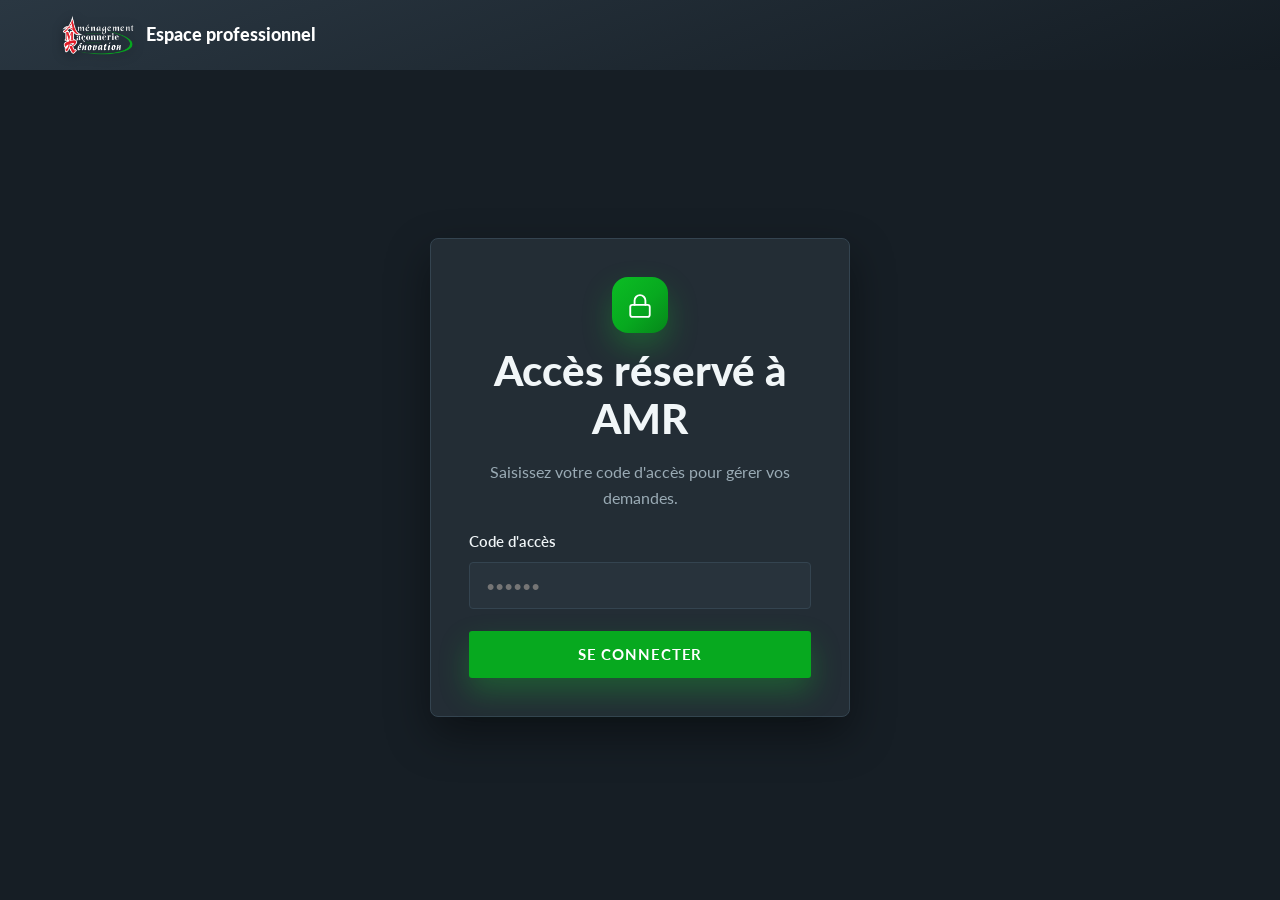
<file: admin.html>
<!DOCTYPE html>
<html lang="fr">
<head>
  <meta charset="UTF-8">
  <meta name="viewport" content="width=device-width, initial-scale=1.0">
  <title>Espace pro — AMR</title>
  <meta name="robots" content="noindex">
  <link rel="icon" href="assets/img/favicon.png">
  <link rel="stylesheet" href="assets/css/style.css">
</head>
<body class="admin-bg" data-page="admin">

  <!-- Barre supérieure -->
  <div class="admin-topbar">
    <div class="container nav">
      <div class="nav__brand">
        <img src="assets/img/logo-amr-blanc.png" alt="AMR">
        <h1>Espace professionnel</h1>
      </div>
      <button class="btn btn--ghost" id="logoutBtn" style="display:none">Déconnexion</button>
    </div>
  </div>

  <!-- Écran de connexion -->
  <section class="section" id="gate">
    <div class="container">
      <div class="form admin-gate">
        <div class="form__body">
          <div class="center" style="margin-bottom:18px">
            <div class="feature__badge" style="margin:0 auto 14px"><i data-icon="lock" data-isize="26"></i></div>
            <h2 style="margin:0">Accès réservé à AMR</h2>
            <p class="muted">Saisissez votre code d'accès pour gérer vos demandes.</p>
          </div>
          <form id="gateForm">
            <div class="field">
              <label for="pin">Code d'accès</label>
              <input id="pin" type="password" placeholder="••••••" required>
            </div>
            <div id="gateError" class="alert alert--info hidden" style="background:#fdeaea;border-color:#f5c2c2;color:#a12">Code incorrect, réessayez.</div>
            <button class="btn btn--primary btn--full" type="submit">Se connecter</button>
          </form>
        </div>
      </div>
    </div>
  </section>

  <!-- Tableau de bord -->
  <section class="section hidden" id="dash" style="padding-top:40px">
    <div class="container">

      <div class="admin-stats" id="adminStats"></div>

      <!-- Agenda / indisponibilités -->
      <div class="agenda-card">
        <h2><i data-icon="calendar" data-isize="20"></i> Agenda — mes indisponibilités</h2>
        <p class="muted mb-0" style="font-size:.9rem">Bloquez une journée entière (congés, chantier…) ou un créneau précis : ils deviennent automatiquement indisponibles à la réservation en ligne.</p>

        <form class="agenda-form" id="blockForm">
          <div class="field">
            <label for="blockDate">Date</label>
            <input type="date" id="blockDate" required>
          </div>
          <div class="field">
            <label for="blockSlot">Créneau</label>
            <select id="blockSlot"></select>
          </div>
          <div class="field">
            <label for="blockReason">Motif <span class="hint">(facultatif)</span></label>
            <input type="text" id="blockReason" placeholder="Congés, chantier en cours…">
          </div>
          <button class="btn btn--primary" type="submit"><i data-icon="lock" data-isize="17"></i> Bloquer</button>
        </form>

        <div class="block-list" id="blockList"></div>
      </div>

      <div class="admin-toolbar">
        <div class="admin-tabs" id="adminTabs">
          <button class="filter-btn is-active" data-f="all">Toutes</button>
          <button class="filter-btn" data-f="devis">Devis</button>
          <button class="filter-btn" data-f="rdv">Rendez-vous</button>
        </div>
        <button class="btn btn--outline" id="exportBtn"><i data-icon="download" data-isize="18"></i> Exporter (CSV)</button>
      </div>

      <div class="table-wrap">
        <table class="data" id="dataTable">
          <thead>
            <tr>
              <th>Réf.</th><th>Date</th><th>Type</th><th>Client</th><th>Contact</th>
              <th>Prestation</th><th>Détail</th><th>Statut</th><th></th>
            </tr>
          </thead>
          <tbody id="dataBody"></tbody>
        </table>
        <div class="admin-empty hidden" id="emptyState">Aucune demande pour le moment.</div>
      </div>

      <p class="muted" style="font-size:.82rem;margin-top:16px">
        <i data-icon="info" data-isize="15"></i>
        Démo : les demandes affichées proviennent de ce navigateur. En production, ce tableau est alimenté
        par toutes les demandes du site (chaque demande est aussi envoyée par e-mail à AMR).
      </p>
    </div>
  </section>

  <script src="assets/js/app.js"></script>
  <script src="assets/js/admin.js"></script>
</body>
</html>
</file>
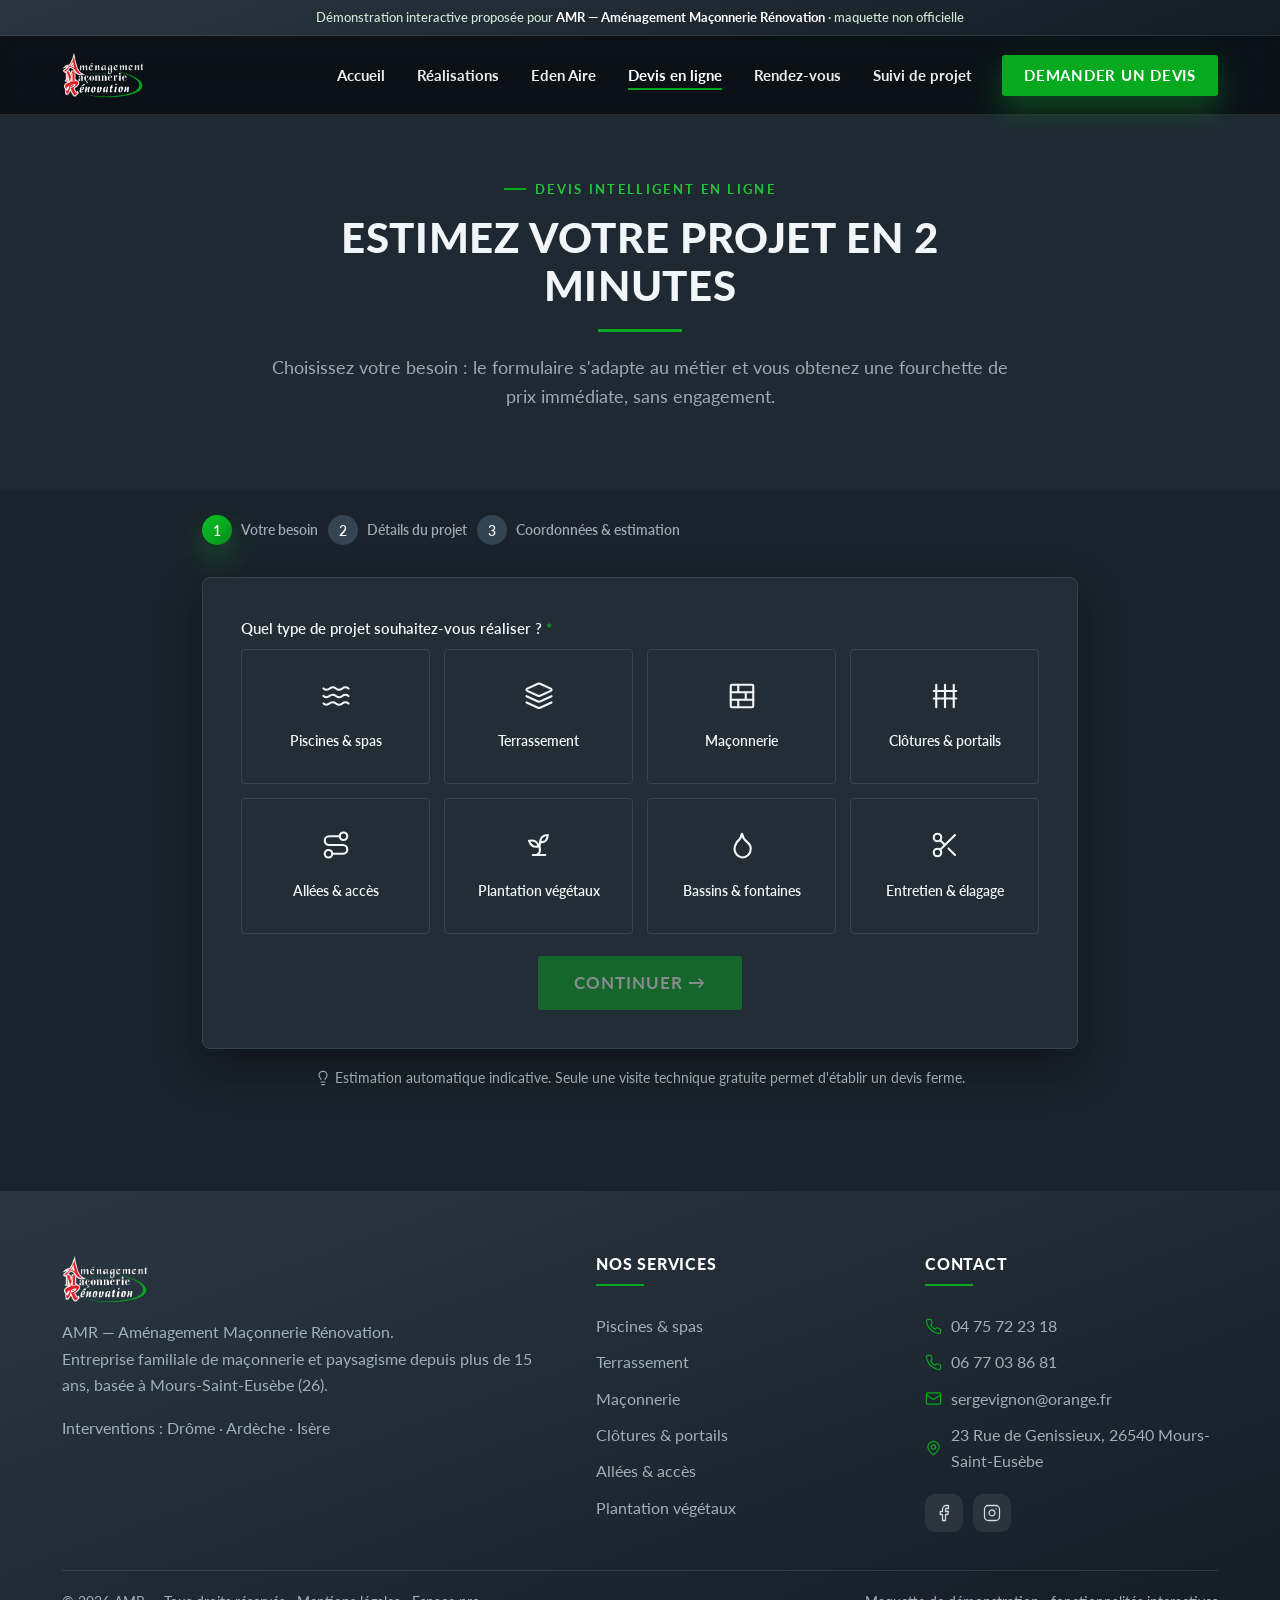
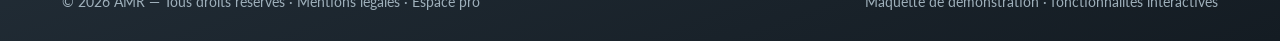
<file: devis.html>
<!DOCTYPE html>
<html lang="fr">
<head>
  <meta charset="UTF-8">
  <meta name="viewport" content="width=device-width, initial-scale=1.0">
  <title>Devis en ligne — AMR Piscines & Paysagiste (Drôme)</title>
  <meta name="description" content="Estimez votre projet en ligne : piscine, terrassement, maçonnerie, clôture, allées, plantation… Formulaire intelligent et fourchette de prix immédiate.">
  <link rel="icon" href="assets/img/favicon.png">
  <link rel="stylesheet" href="assets/css/style.css">
</head>
<body data-page="devis">
  <div id="site-header"></div>

  <section class="section section--alt section--tight">
    <div class="container">
      <div class="section-head" style="margin-bottom:24px">
        <span class="eyebrow">Devis intelligent en ligne</span>
        <h2>Estimez votre projet en 2 minutes</h2>
        <p>Choisissez votre besoin : le formulaire s'adapte au métier et vous obtenez une fourchette de prix immédiate, sans engagement.</p>
      </div>
    </div>
  </section>

  <section class="section" style="padding-top:24px">
    <div class="container" style="max-width:920px">

      <div class="stepper" id="stepper">
        <div class="stepper__item is-active" data-step="1"><span class="stepper__num">1</span> Votre besoin</div>
        <div class="stepper__item" data-step="2"><span class="stepper__num">2</span> Détails du projet</div>
        <div class="stepper__item" data-step="3"><span class="stepper__num">3</span> Coordonnées &amp; estimation</div>
      </div>

      <form class="form" id="devisForm" autocomplete="off">
        <div class="form__body">

          <!-- STEP 1 -->
          <div class="step" data-step="1">
            <div class="field">
              <label>Quel type de projet souhaitez-vous réaliser ? <span class="required">*</span></label>
              <div class="service-picker" id="servicePicker"></div>
            </div>
            <div class="center">
              <button type="button" class="btn btn--primary btn--lg" data-next disabled id="next1">Continuer →</button>
            </div>
          </div>

          <!-- STEP 2 -->
          <div class="step hidden" data-step="2">
            <div class="dyn-block">
              <h4 id="dynTitle">Détails</h4>
              <div id="dynFields"></div>
            </div>
            <div class="field">
              <label for="message">Précisions complémentaires <span class="hint">(facultatif)</span></label>
              <textarea id="message" name="message" placeholder="Décrivez votre terrain, vos contraintes, vos envies…"></textarea>
            </div>
            <div style="display:flex;justify-content:space-between;gap:12px">
              <button type="button" class="btn btn--outline" data-prev>← Retour</button>
              <button type="button" class="btn btn--primary" data-next>Voir mon estimation →</button>
            </div>
          </div>

          <!-- STEP 3 -->
          <div class="step hidden" data-step="3">
            <div class="alert alert--info" id="estimateBox">
              <div>
                <strong>Estimation indicative pour votre projet&nbsp;:</strong>
                <div id="estimateValue" style="font-size:1.6rem;font-weight:800;color:var(--green-dark);margin-top:4px">—</div>
                <div class="muted" id="estimateNote" style="font-size:.85rem;margin-top:4px"></div>
              </div>
            </div>

            <div class="field-row">
              <div class="field">
                <label for="prenom">Prénom <span class="required">*</span></label>
                <input id="prenom" name="prenom" required>
              </div>
              <div class="field">
                <label for="nom">Nom <span class="required">*</span></label>
                <input id="nom" name="nom" required>
              </div>
            </div>
            <div class="field-row">
              <div class="field">
                <label for="email">E-mail <span class="required">*</span></label>
                <input id="email" name="email" type="email" required>
              </div>
              <div class="field">
                <label for="tel">Téléphone <span class="required">*</span></label>
                <input id="tel" name="tel" type="tel" required>
              </div>
            </div>
            <div class="field-row">
              <div class="field">
                <label for="cp">Code postal <span class="required">*</span></label>
                <input id="cp" name="cp" inputmode="numeric" maxlength="5" placeholder="26300" required>
              </div>
              <div class="field">
                <label for="ville">Ville <span class="required">*</span></label>
                <input id="ville" name="ville" required>
              </div>
            </div>
            <div class="field">
              <label for="delai">Échéance souhaitée</label>
              <select id="delai" name="delai">
                <option value="Dès que possible">Dès que possible</option>
                <option value="Sous 3 mois">Sous 3 mois</option>
                <option value="Cette année">Cette année</option>
                <option value="Je me renseigne">Je me renseigne</option>
              </select>
            </div>
            <label class="consent">
              <input type="checkbox" id="consent" name="consent" required>
              <span>J'accepte que mes informations soient utilisées par AMR pour traiter ma demande de devis, conformément à la <a href="mentions-legales.html" target="_blank">politique de confidentialité</a>. <span class="required">*</span></span>
            </label>
            <div style="display:flex;justify-content:space-between;gap:12px;margin-top:18px">
              <button type="button" class="btn btn--outline" data-prev>← Retour</button>
              <button type="submit" class="btn btn--primary btn--lg" id="devisSubmit">Envoyer ma demande de devis</button>
            </div>
          </div>

          <!-- SUCCESS -->
          <div class="step hidden" data-step="done">
            <div class="alert alert--success"><i data-icon="checkCircle" data-isize="22"></i> <div><strong>Votre demande a bien été enregistrée&nbsp;!</strong> Notre équipe vous recontacte sous 24h ouvrées.</div></div>
            <div class="track-card">
              <p class="muted mt-0">Votre numéro de dossier&nbsp;:</p>
              <div style="font-size:1.8rem;font-weight:800;color:var(--green-dark)" id="refOut">—</div>
              <p class="muted">Conservez-le pour suivre l'avancement de votre projet en ligne à tout moment.</p>
              <div class="hero__actions">
                <a class="btn btn--primary" id="trackLink" href="suivi.html">Suivre mon projet →</a>
                <a class="btn btn--outline" href="rendez-vous.html">Réserver une visite technique</a>
              </div>
            </div>
          </div>

        </div>
      </form>

      <p class="center muted" style="margin-top:18px;font-size:.85rem">
        <i data-icon="bulb" data-isize="16"></i> Estimation automatique indicative. Seule une visite technique gratuite permet d'établir un devis ferme.
      </p>
    </div>
  </section>

  <div id="site-footer"></div>

  <script src="assets/js/app.js"></script>
  <script src="assets/js/devis.js"></script>
</body>
</html>
</file>
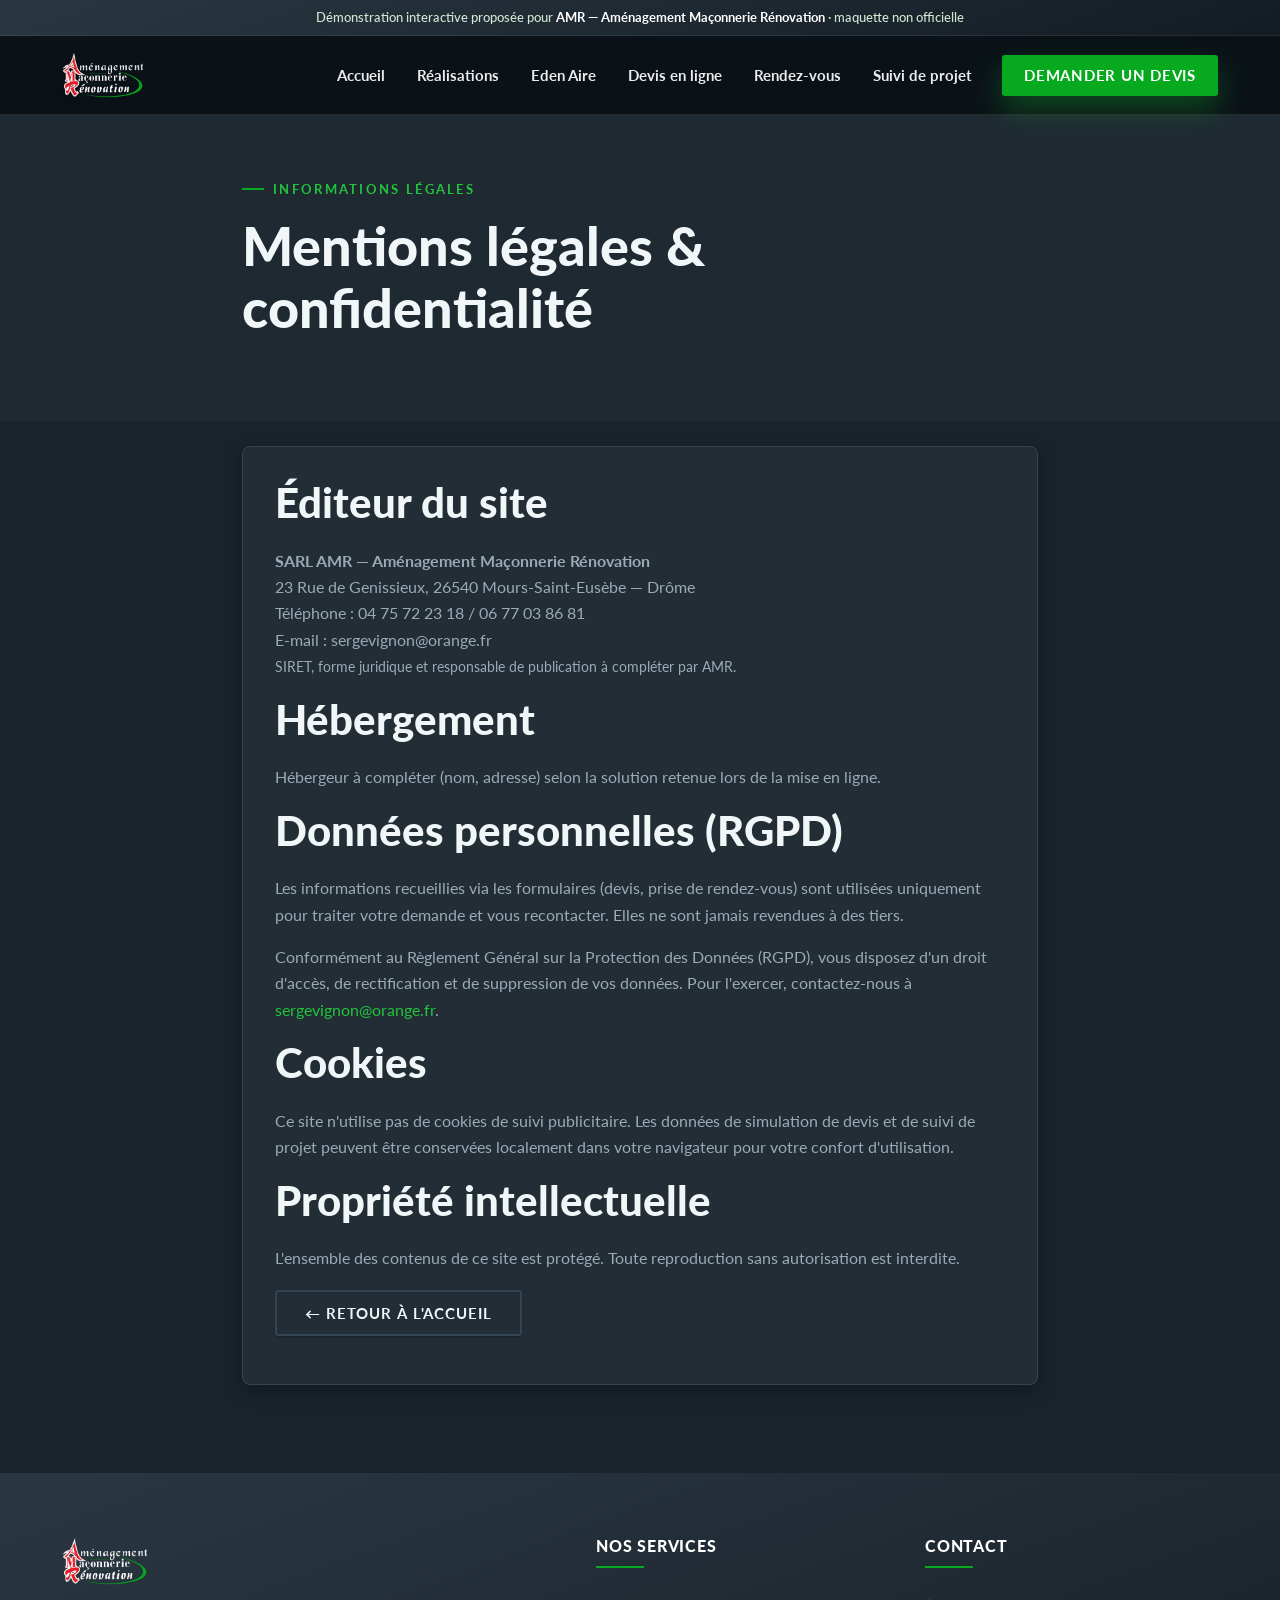
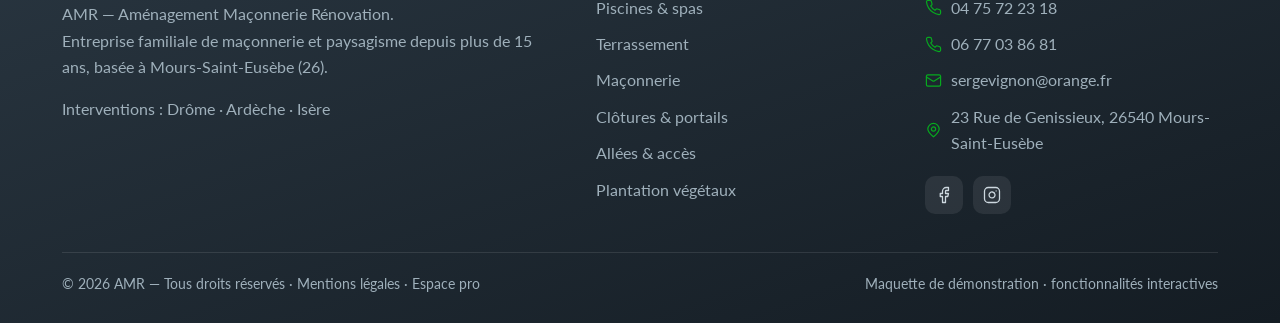
<file: mentions-legales.html>
<!DOCTYPE html>
<html lang="fr">
<head>
  <meta charset="UTF-8">
  <meta name="viewport" content="width=device-width, initial-scale=1.0">
  <title>Mentions légales & confidentialité — AMR</title>
  <meta name="description" content="Mentions légales et politique de confidentialité (RGPD) du site AMR.">
  <link rel="icon" href="assets/img/favicon.png">
  <link rel="stylesheet" href="assets/css/style.css">
</head>
<body data-page="legal">
  <div id="site-header"></div>

  <section class="section section--alt section--tight">
    <div class="container" style="max-width:840px">
      <span class="eyebrow">Informations légales</span>
      <h1>Mentions légales &amp; confidentialité</h1>
    </div>
  </section>

  <section class="section" style="padding-top:24px">
    <div class="container" style="max-width:840px">
      <div class="track-card stack">
        <h2>Éditeur du site</h2>
        <p class="muted">
          <strong>SARL AMR — Aménagement Maçonnerie Rénovation</strong><br>
          23 Rue de Genissieux, 26540 Mours-Saint-Eusèbe — Drôme<br>
          Téléphone : 04 75 72 23 18 / 06 77 03 86 81<br>
          E-mail : sergevignon@orange.fr<br>
          <span style="font-size:.85rem">SIRET, forme juridique et responsable de publication à compléter par AMR.</span>
        </p>

        <h2>Hébergement</h2>
        <p class="muted">Hébergeur à compléter (nom, adresse) selon la solution retenue lors de la mise en ligne.</p>

        <h2>Données personnelles (RGPD)</h2>
        <p class="muted">Les informations recueillies via les formulaires (devis, prise de rendez-vous) sont utilisées
        uniquement pour traiter votre demande et vous recontacter. Elles ne sont jamais revendues à des tiers.</p>
        <p class="muted">Conformément au Règlement Général sur la Protection des Données (RGPD), vous disposez d'un droit
        d'accès, de rectification et de suppression de vos données. Pour l'exercer, contactez-nous à
        <a href="mailto:sergevignon@orange.fr">sergevignon@orange.fr</a>.</p>

        <h2>Cookies</h2>
        <p class="muted">Ce site n'utilise pas de cookies de suivi publicitaire. Les données de simulation de devis
        et de suivi de projet peuvent être conservées localement dans votre navigateur pour votre confort d'utilisation.</p>

        <h2>Propriété intellectuelle</h2>
        <p class="muted">L'ensemble des contenus de ce site est protégé. Toute reproduction sans autorisation est interdite.</p>

        <p style="margin-top:18px"><a class="btn btn--outline" href="index.html">← Retour à l'accueil</a></p>
      </div>
    </div>
  </section>

  <div id="site-footer"></div>
  <script src="assets/js/app.js"></script>
</body>
</html>
</file>
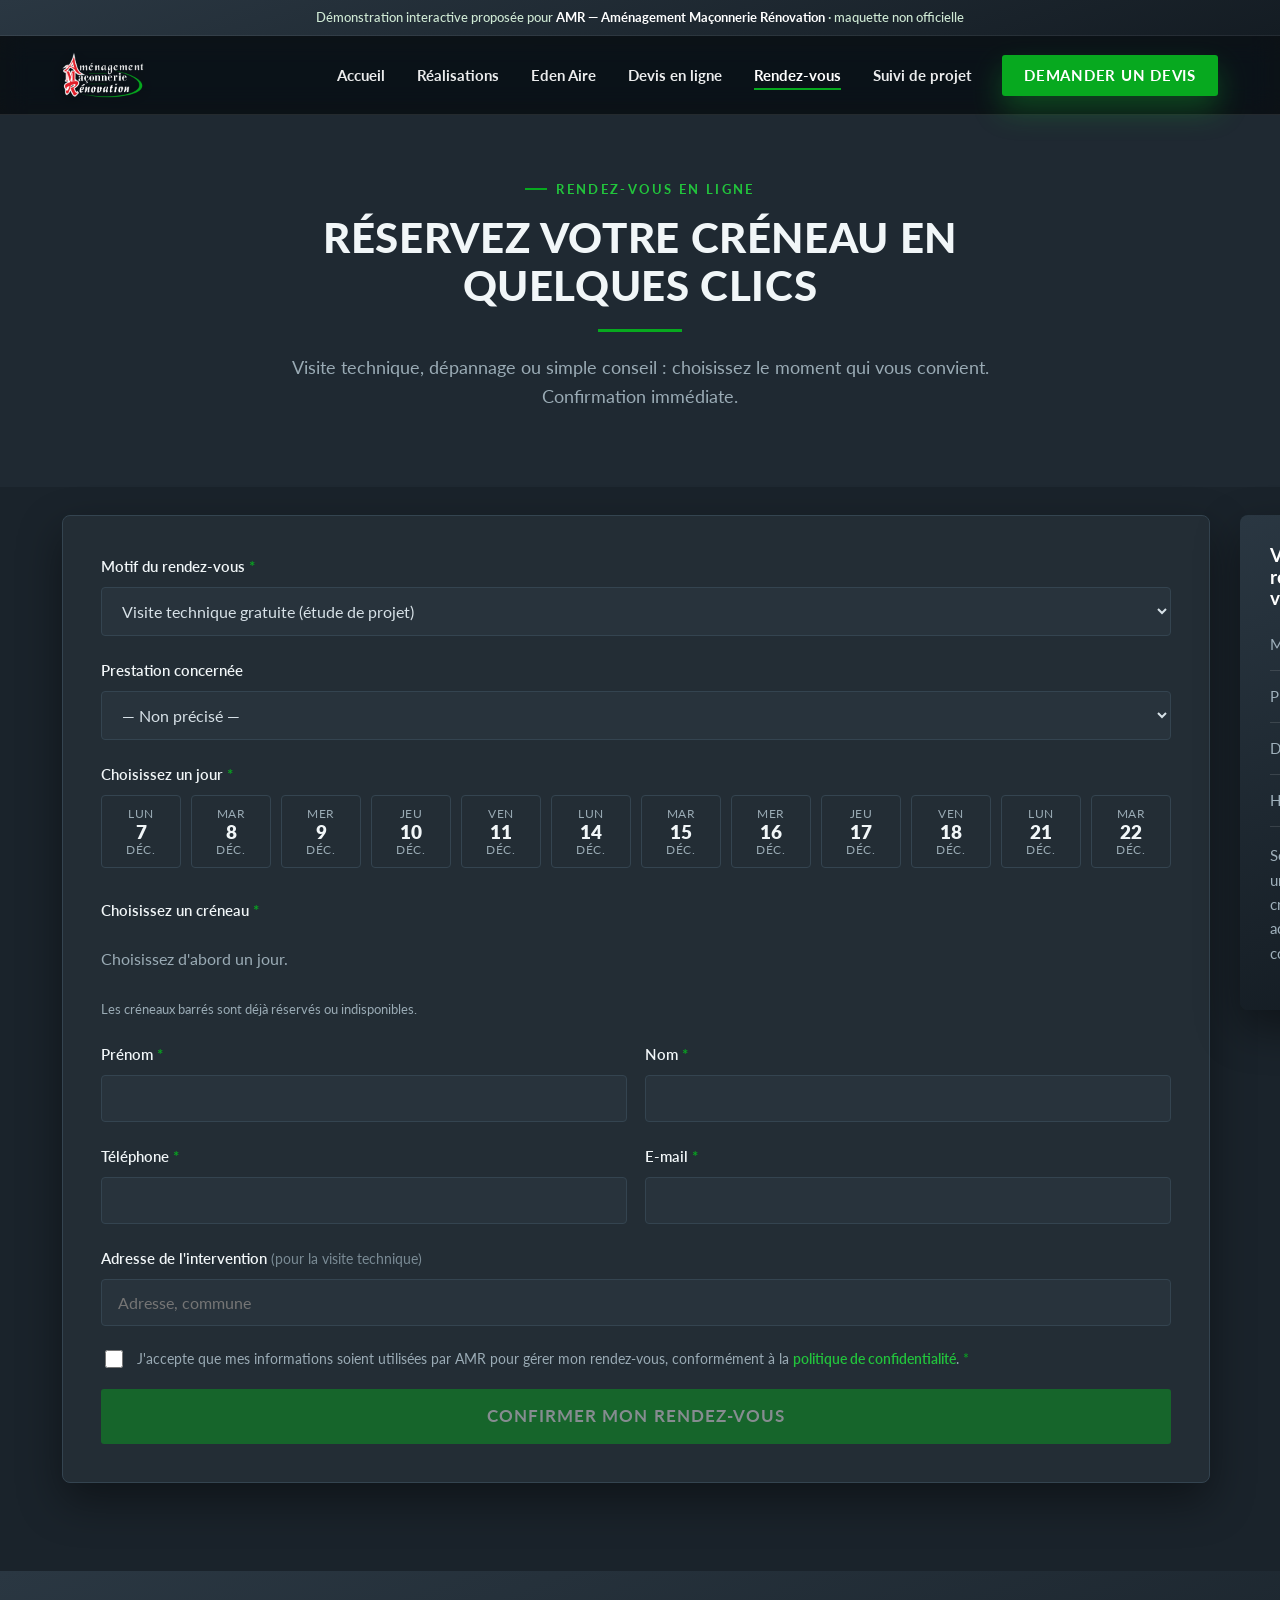
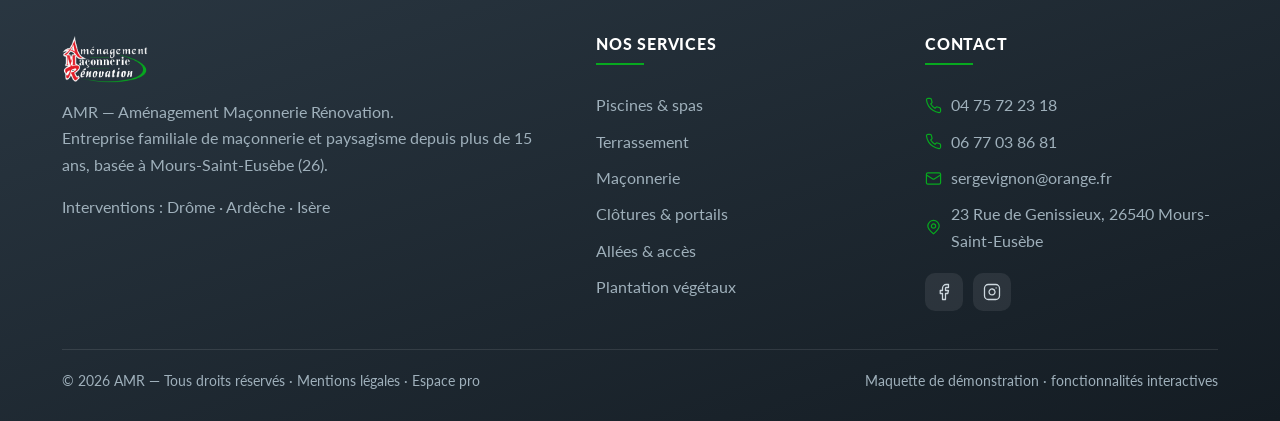
<file: rendez-vous.html>
<!DOCTYPE html>
<html lang="fr">
<head>
  <meta charset="UTF-8">
  <meta name="viewport" content="width=device-width, initial-scale=1.0">
  <title>Prendre rendez-vous — AMR (Drôme / Ardèche / Isère)</title>
  <meta name="description" content="Réservez en ligne votre visite technique, un dépannage ou un rendez-vous conseil avec AMR. Choix du créneau et confirmation immédiate.">
  <link rel="icon" href="assets/img/favicon.png">
  <link rel="stylesheet" href="assets/css/style.css">
</head>
<body data-page="rdv">
  <div id="site-header"></div>

  <section class="section section--alt section--tight">
    <div class="container">
      <div class="section-head" style="margin-bottom:20px">
        <span class="eyebrow">Rendez-vous en ligne</span>
        <h2>Réservez votre créneau en quelques clics</h2>
        <p>Visite technique, dépannage ou simple conseil : choisissez le moment qui vous convient. Confirmation immédiate.</p>
      </div>
    </div>
  </section>

  <section class="section" style="padding-top:28px">
    <div class="container">
      <div class="layout-2">
        <!-- Colonne réservation -->
        <form class="form" id="rdvForm" autocomplete="off">
          <div class="form__body">

            <div id="rdvBooking">
              <div class="field">
                <label>Motif du rendez-vous <span class="required">*</span></label>
                <select id="motif" name="motif">
                  <option value="Visite technique (gratuite)">Visite technique gratuite (étude de projet)</option>
                  <option value="Dépannage / SAV">Dépannage / SAV</option>
                  <option value="Rendez-vous conseil">Rendez-vous conseil en showroom</option>
                </select>
              </div>

              <div class="field">
                <label>Prestation concernée</label>
                <select id="rdvService" name="service"></select>
              </div>

              <div class="field">
                <label>Choisissez un jour <span class="required">*</span></label>
                <div class="day-tabs" id="dayTabs"></div>
              </div>

              <div class="field">
                <label>Choisissez un créneau <span class="required">*</span></label>
                <div class="slot-grid" id="slotGrid"></div>
                <p class="muted" style="font-size:.82rem;margin:10px 0 0">Les créneaux barrés sont déjà réservés ou indisponibles.</p>
              </div>

              <div class="field-row">
                <div class="field">
                  <label for="r-prenom">Prénom <span class="required">*</span></label>
                  <input id="r-prenom" name="prenom" required>
                </div>
                <div class="field">
                  <label for="r-nom">Nom <span class="required">*</span></label>
                  <input id="r-nom" name="nom" required>
                </div>
              </div>
              <div class="field-row">
                <div class="field">
                  <label for="r-tel">Téléphone <span class="required">*</span></label>
                  <input id="r-tel" name="tel" type="tel" required>
                </div>
                <div class="field">
                  <label for="r-email">E-mail <span class="required">*</span></label>
                  <input id="r-email" name="email" type="email" required>
                </div>
              </div>
              <div class="field">
                <label for="r-adresse">Adresse de l'intervention <span class="hint">(pour la visite technique)</span></label>
                <input id="r-adresse" name="adresse" placeholder="Adresse, commune">
              </div>

              <label class="consent">
                <input type="checkbox" id="rdvConsent" name="consent" required>
                <span>J'accepte que mes informations soient utilisées par AMR pour gérer mon rendez-vous, conformément à la <a href="mentions-legales.html" target="_blank">politique de confidentialité</a>. <span class="required">*</span></span>
              </label>
              <button type="submit" class="btn btn--primary btn--lg btn--full" id="rdvSubmit" disabled style="margin-top:18px">Confirmer mon rendez-vous</button>
            </div>

            <!-- Confirmation -->
            <div id="rdvDone" class="hidden">
              <div class="alert alert--success"><i data-icon="checkCircle" data-isize="22"></i> <div><strong>Rendez-vous confirmé&nbsp;!</strong> Vous recevrez un rappel avant la date.</div></div>
              <div class="track-card">
                <p class="muted mt-0">Référence de votre rendez-vous</p>
                <div style="font-size:1.6rem;font-weight:800;color:var(--green-dark)" id="rdvRef">—</div>
                <div class="track-meta" style="margin-top:18px">
                  <div><span>Date</span><strong id="cDate">—</strong></div>
                  <div><span>Heure</span><strong id="cHour">—</strong></div>
                  <div><span>Motif</span><strong id="cMotif">—</strong></div>
                </div>
                <div class="hero__actions">
                  <a class="btn btn--primary" id="rdvTrack" href="suivi.html">Suivre mon dossier →</a>
                  <button type="button" class="btn btn--outline" onclick="location.reload()">Nouveau rendez-vous</button>
                </div>
              </div>
            </div>

          </div>
        </form>

        <!-- Colonne récap -->
        <aside>
          <div class="summary">
            <h3>Votre rendez-vous</h3>
            <div class="summary__row"><span>Motif</span><span id="sMotif">—</span></div>
            <div class="summary__row"><span>Prestation</span><span id="sService">—</span></div>
            <div class="summary__row"><span>Date</span><span id="sDate">—</span></div>
            <div class="summary__row"><span>Heure</span><span id="sHour">—</span></div>
            <p class="summary__empty" style="margin-top:16px">Sélectionnez un jour et un créneau pour activer la confirmation.</p>
          </div>
        </aside>
      </div>
    </div>
  </section>

  <div id="site-footer"></div>

  <script src="assets/js/app.js"></script>
  <script src="assets/js/rdv.js"></script>
</body>
</html>
</file>
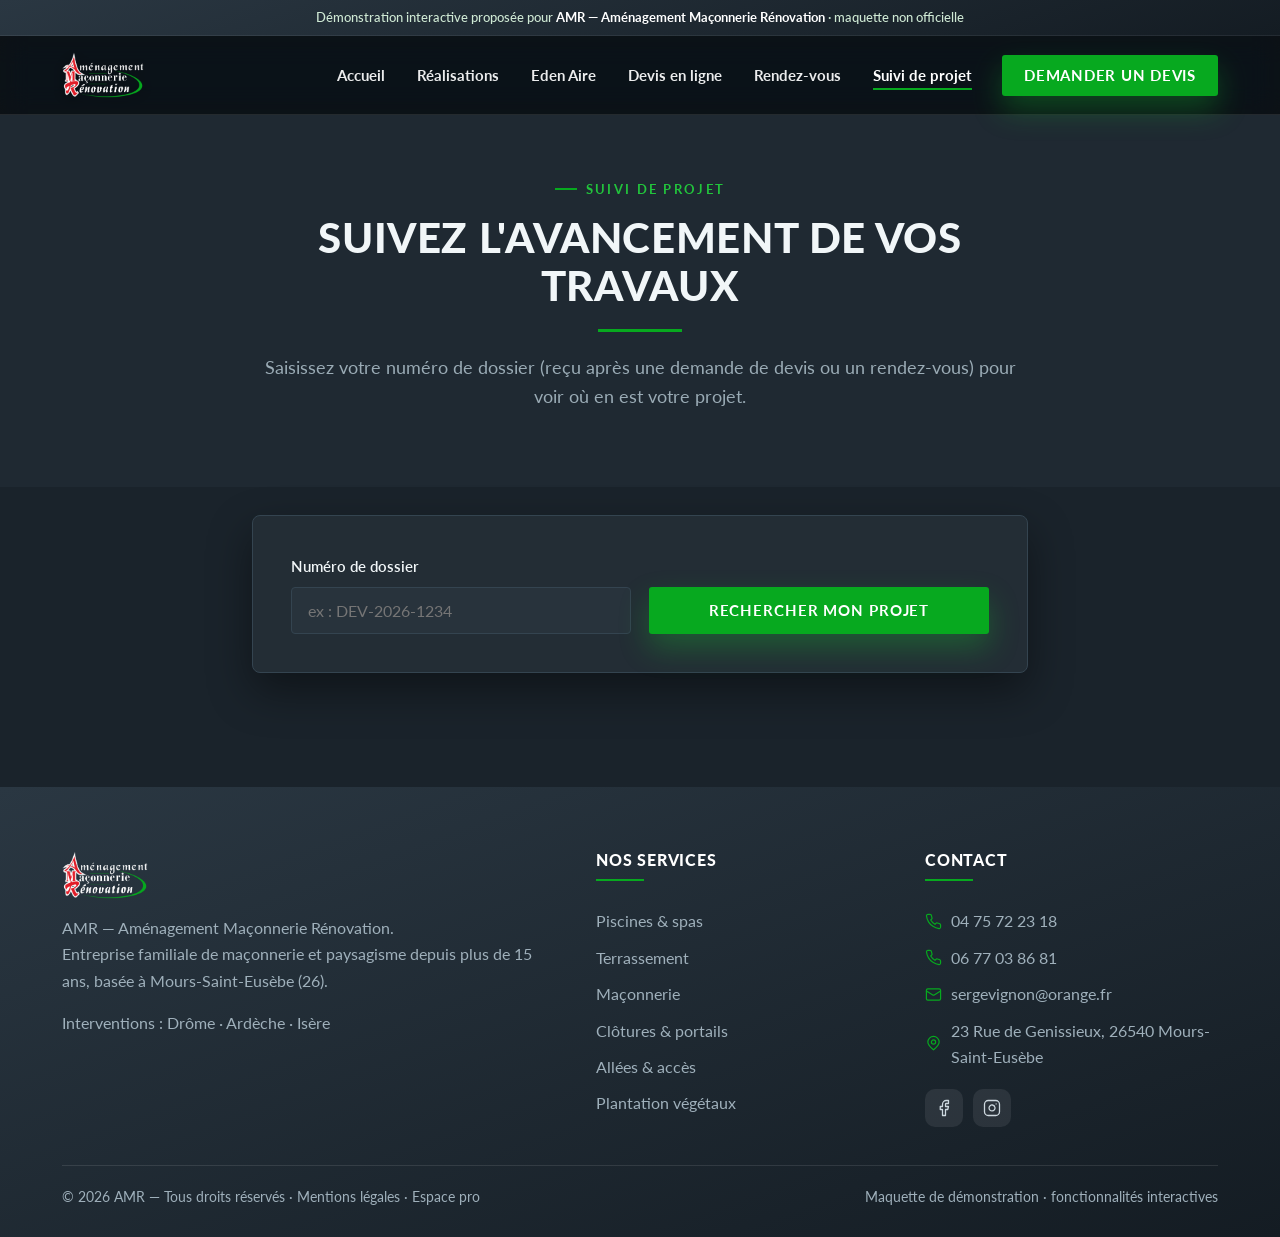
<file: suivi.html>
<!DOCTYPE html>
<html lang="fr">
<head>
  <meta charset="UTF-8">
  <meta name="viewport" content="width=device-width, initial-scale=1.0">
  <title>Suivi de projet — AMR Piscines & Paysagiste</title>
  <meta name="description" content="Suivez l'avancement de votre projet AMR en ligne grâce à votre numéro de dossier : étude, terrassement, construction, finitions, livraison.">
  <link rel="icon" href="assets/img/favicon.png">
  <link rel="stylesheet" href="assets/css/style.css">
</head>
<body data-page="suivi">
  <div id="site-header"></div>

  <section class="section section--alt section--tight">
    <div class="container">
      <div class="section-head" style="margin-bottom:20px">
        <span class="eyebrow">Suivi de projet</span>
        <h2>Suivez l'avancement de vos travaux</h2>
        <p>Saisissez votre numéro de dossier (reçu après une demande de devis ou un rendez-vous) pour voir où en est votre projet.</p>
      </div>
    </div>
  </section>

  <section class="section" style="padding-top:28px">
    <div class="container" style="max-width:820px">

      <form class="form" id="lookupForm" style="margin-bottom:26px">
        <div class="form__body">
          <div class="field-row" style="align-items:end">
            <div class="field" style="margin-bottom:0">
              <label for="refInput">Numéro de dossier</label>
              <input id="refInput" placeholder="ex : DEV-2026-1234" required>
            </div>
            <button type="submit" class="btn btn--primary btn--full">Rechercher mon projet</button>
          </div>
          <div id="recentWrap" class="hidden" style="margin-top:18px">
            <p class="muted" style="font-size:.85rem;margin:0 0 8px">Vos dossiers récents sur cet appareil :</p>
            <div id="recentList" style="display:flex;flex-wrap:wrap;gap:8px"></div>
          </div>
        </div>
      </form>

      <div id="notFound" class="alert alert--info hidden"><i data-icon="info" data-isize="20"></i> <div>Aucun dossier trouvé pour ce numéro. Vérifiez la référence ou créez une <a href="devis.html">nouvelle demande de devis</a>.</div></div>

      <div id="result" class="hidden"></div>

    </div>
  </section>

  <div id="site-footer"></div>

  <script src="assets/js/app.js"></script>
  <script src="assets/js/suivi.js"></script>
</body>
</html>
</file>
<file: assets/css/style.css>
@import url("https://fonts.googleapis.com/css2?family=Lato:wght@400;700;900&display=swap");

:root {
  --green: #07a91f;
  --green-dark: #06861a;
  --green-light: #22c43c;
  --green-soft: rgba(7, 169, 31, .16);
  --green-glow: rgba(7, 169, 31, 0.30);

  --slate: #f1f6f8;       /* titres / texte fort (clair sur fond sombre) */
  --slate-2: #cdd8df;
  --ink: #d7e1e7;         /* texte courant */
  --muted: #9aabb5;
  --muted-2: #7a8b95;
  --line: #344450;        /* bordures */
  --line-2: #28333c;      /* fond des champs */

  --bg: #1a232b;          /* fond de page */
  --bg-2: #161e25;
  --surface: #232d35;     /* cartes / panneaux (slate du site original) */
  --surface-2: #2b3742;   /* survols / états */
  --white: #1f2932;       /* sections "alt" */

  --radius-xl: 10px;
  --radius: 8px;
  --radius-sm: 4px;

  --shadow-xs: 0 1px 2px rgba(0, 0, 0, .25);
  --shadow-sm: 0 6px 18px rgba(0, 0, 0, .30);
  --shadow: 0 18px 44px rgba(0, 0, 0, .42);
  --shadow-lg: 0 30px 70px rgba(0, 0, 0, .55);
  --shadow-green: 0 14px 30px rgba(22, 194, 51, .30);

  --max: 1200px;
  --head: "Lato", Helvetica, Arial, sans-serif;
  --body: "Lato", Helvetica, Arial, sans-serif;

  --grad-green: linear-gradient(135deg, #0bbd24 0%, #07a91f 55%, #06861a 100%);
  --grad-dark: linear-gradient(160deg, #2a3742 0%, #141c23 100%);
}

* { box-sizing: border-box; }
html { scroll-behavior: smooth; }

body {
  margin: 0;
  font-family: var(--body);
  color: var(--ink);
  background: var(--bg);
  line-height: 1.65;
  -webkit-font-smoothing: antialiased;
  overflow-x: hidden;
}

img { max-width: 100%; display: block; }
a { color: var(--green-dark); text-decoration: none; }

h1, h2, h3, h4 { font-family: var(--head); line-height: 1.15; color: var(--slate); margin: 0 0 .5em; letter-spacing: 0; font-weight: 900; }
h1 { font-size: clamp(2.2rem, 5vw, 3.4rem); }
h2 { font-size: clamp(1.7rem, 3.4vw, 2.6rem); }
h3 { font-weight: 700; }

.container { width: 100%; max-width: var(--max); margin: 0 auto; padding: 0 22px; }

.section { padding: 88px 0; position: relative; }
.section--tight { padding: 56px 0; }
.section--alt { background: var(--white); }
.section--dark { background: var(--grad-dark); color: #fff; }
.section--dark h2 { color: #fff; }

.eyebrow {
  display: inline-flex; align-items: center; gap: 9px;
  text-transform: uppercase; letter-spacing: .18em; font-size: .8rem; font-weight: 700;
  color: var(--green-light); background: transparent;
  padding: 0; margin-bottom: 14px;
  font-family: var(--head);
}
.eyebrow::before { content: ""; width: 22px; height: 2px; background: var(--green); }

.section-head { text-align: center; max-width: 760px; margin: 0 auto 54px; }
.section-head h2 { text-transform: uppercase; letter-spacing: .015em; }
.section-head h2::after { content: ""; display: block; width: 84px; height: 3px; background: var(--green); margin: 20px auto 0; }
.section-head p { color: var(--muted); font-size: 1.1rem; margin-top: 18px; }

.gradient-text { background: var(--grad-green); -webkit-background-clip: text; background-clip: text; color: transparent; }

/* Buttons */
.btn {
  display: inline-flex; align-items: center; justify-content: center; gap: 9px;
  font-family: var(--head); font-weight: 700; font-size: .92rem; cursor: pointer;
  padding: 14px 28px; border-radius: 3px; border: 2px solid transparent;
  text-transform: uppercase; letter-spacing: .06em;
  transition: transform .2s cubic-bezier(.2,.8,.2,1), box-shadow .2s, background .2s, color .2s;
  line-height: 1;
}
.btn--primary { background: var(--green); color: #fff; box-shadow: var(--shadow-green); }
.btn--primary:hover { background: var(--green-dark); transform: translateY(-2px); box-shadow: 0 16px 30px rgba(7,169,31,.38); }
.btn--ghost { background: rgba(255,255,255,.08); color: #fff; border-color: rgba(255,255,255,.35); backdrop-filter: blur(6px); }
.btn--ghost:hover { background: rgba(255,255,255,.16); border-color: #fff; transform: translateY(-3px); }
.btn--outline { background: var(--surface); color: var(--slate); border-color: var(--line); box-shadow: var(--shadow-xs); }
.btn--outline:hover { border-color: var(--green); color: var(--green-dark); transform: translateY(-3px); box-shadow: var(--shadow-sm); }
.btn--lg { padding: 17px 34px; font-size: 1.06rem; }
.btn--full { width: 100%; }
.btn:disabled { opacity: .45; cursor: not-allowed; box-shadow: none; transform: none; }

/* Header (glass) */
.site-header { position: sticky; top: 0; z-index: 60; }
.demo-ribbon {
  background: var(--grad-dark); color: #cfe9d4; text-align: center; font-size: .8rem; padding: 7px 14px; font-weight: 500;
  border-bottom: 1px solid rgba(255,255,255,.06);
}
.demo-ribbon strong { color: #fff; }
.nav-wrap {
  background: rgba(0,0,0,.5);
  backdrop-filter: saturate(160%) blur(14px);
  -webkit-backdrop-filter: saturate(160%) blur(14px);
  border-bottom: 1px solid rgba(255,255,255,.1);
}
.nav { display: flex; align-items: center; justify-content: space-between; height: 78px; }
.nav__brand { display: flex; align-items: center; gap: 12px; }
.nav__brand img { height: 46px; width: auto; display: block; filter: drop-shadow(0 2px 6px rgba(0,0,0,.35)); }
.nav__links { display: flex; align-items: center; gap: 4px; list-style: none; margin: 0; padding: 0; }
.nav__links a {
  color: rgba(255,255,255,.92); font-family: var(--head); font-weight: 700; padding: 10px 14px; font-size: .95rem;
  transition: .18s; position: relative;
}
.nav__links a::after {
  content: ""; position: absolute; left: 14px; right: 14px; bottom: 4px; height: 2px;
  background: var(--green); transform: scaleX(0); transform-origin: left; transition: transform .2s;
}
.nav__links a:hover { color: #fff; }
.nav__links a:hover::after { transform: scaleX(1); }
.nav__links a.is-active { color: #fff; }
.nav__links a.is-active::after { transform: scaleX(1); }
.nav__cta { margin-left: 12px; }
.nav__cta a { background: var(--green); color: #fff; border-radius: 3px; padding: 11px 20px; text-transform: uppercase; letter-spacing: .05em; }
.nav__cta a::after { display: none; }
.nav__cta a:hover { background: var(--green-dark); color: #fff; }
.nav__toggle { display: none; background: none; border: 0; color: #fff; font-size: 1.7rem; cursor: pointer; }

@media (max-width: 940px) {
  .nav__toggle { display: block; }
  .nav__links {
    position: absolute; top: 100%; left: 0; right: 0; flex-direction: column; align-items: stretch; gap: 2px;
    background: rgba(12,18,24,.97); backdrop-filter: blur(14px); padding: 12px 18px 20px; border-bottom: 1px solid rgba(255,255,255,.1);
    box-shadow: var(--shadow); display: none;
  }
  .nav__links.is-open { display: flex; }
  .nav__links a { padding: 13px 16px; }
  .nav__cta { margin: 8px 0 0; }
}

/* Hero */
.hero { position: relative; color: #fff; overflow: hidden; isolation: isolate; }
.hero::before {
  content: ""; position: absolute; inset: 0; z-index: -2;
  background: linear-gradient(115deg, rgba(20,30,38,.94) 0%, rgba(20,30,38,.7) 45%, rgba(20,30,38,.42) 100%);
}
.hero__slides { position: absolute; inset: 0; z-index: -3; }
.hero__slide {
  position: absolute; inset: 0;
  background-position: center; background-size: cover; background-repeat: no-repeat;
  opacity: 0; transition: opacity .9s ease-in-out;
}
.hero__slide.is-active { opacity: 1; animation: heroZoom 4.5s ease-out forwards; }
@keyframes heroZoom { from { transform: scale(1.08); } to { transform: scale(1); } }
@media (prefers-reduced-motion: reduce){
  .hero__slide { transition: none; }
  .hero__slide.is-active { animation: none; }
}
.hero::after {
  content: ""; position: absolute; z-index: -1; width: 520px; height: 520px; right: -120px; top: -160px;
  background: radial-gradient(circle, var(--green-glow), transparent 70%); filter: blur(20px);
}
.hero__inner { padding: 104px 0 110px; max-width: 760px; }
.hero h1 { color: #fff; text-transform: uppercase; letter-spacing: .01em; }
.hero h1::after { content: ""; display: block; width: 96px; height: 4px; background: var(--green); margin: 24px 0 0; }
.hero h1 .gradient-text { color: var(--green-light); -webkit-text-fill-color: var(--green-light); }
.hero p { font-size: 1.2rem; color: #d9e2e8; margin: 28px 0 32px; max-width: 600px; }
.hero__actions { display: flex; gap: 14px; flex-wrap: wrap; }
.hero__chips { display: flex; gap: 12px; flex-wrap: nowrap; margin-top: 44px; }
.hero__chip {
  display: flex; align-items: center; gap: 9px; font-size: .9rem; color: #eaf0f3; white-space: nowrap;
  background: rgba(255,255,255,.08); border: 1px solid rgba(255,255,255,.16);
  padding: 11px 16px; border-radius: 14px; backdrop-filter: blur(8px);
}
@media (max-width: 760px) { .hero__chips { flex-wrap: wrap; } }
.hero__chip strong { color: #fff; font-family: var(--head); }

/* Stats strip */
.stats { display: grid; grid-template-columns: repeat(4, 1fr); gap: 18px; margin-top: -56px; position: relative; z-index: 5; }
@media (max-width: 760px){ .stats { grid-template-columns: repeat(2,1fr); margin-top: -40px; } }
.stat {
  background: var(--surface); border: 1px solid var(--line); border-radius: var(--radius); padding: 26px 24px; text-align: center;
  box-shadow: var(--shadow-sm);
}
.stat__num { font-family: var(--head); font-weight: 800; font-size: 2.1rem; line-height: 1; }
.stat__label { color: var(--muted); font-size: .92rem; margin-top: 8px; }

/* Grid */
.grid { display: grid; gap: 22px; }
.grid--3 { grid-template-columns: repeat(3, 1fr); }
.grid--4 { grid-template-columns: repeat(4, 1fr); }
.grid--2 { grid-template-columns: repeat(2, 1fr); }
@media (max-width: 940px) { .grid--3, .grid--4 { grid-template-columns: repeat(2, 1fr); } }
@media (max-width: 600px) { .grid--2, .grid--3, .grid--4 { grid-template-columns: 1fr; } }

.card {
  background: var(--surface); border: 1px solid var(--line); border-radius: var(--radius); padding: 28px;
  box-shadow: var(--shadow-xs); transition: transform .25s cubic-bezier(.2,.8,.2,1), box-shadow .25s, border-color .25s;
  position: relative; overflow: hidden;
}
.card:hover { transform: translateY(-6px); box-shadow: var(--shadow); border-color: transparent; }
.card__icon {
  width: 58px; height: 58px; border-radius: 16px; background: var(--green-soft); color: var(--green-dark);
  display: grid; place-items: center; font-size: 1.7rem; margin-bottom: 18px; transition: .25s;
}
.card:hover .card__icon { background: var(--grad-green); color: #fff; transform: rotate(-6deg) scale(1.05); }
.card h3 { font-size: 1.2rem; }
.card p { color: var(--muted); margin: 0; font-size: .96rem; }

/* Carte centrée avec icône en cercle vert (style site original) */
.card--center { text-align: center; background: transparent; border: 0; box-shadow: none; padding: 18px 16px; }
.card--center:hover { transform: translateY(-5px); box-shadow: none; border-color: transparent; }
.card--center .card__icon {
  width: 78px; height: 78px; border-radius: 50%;
  background: transparent; border: 2px solid var(--green); color: var(--green-light);
  margin: 0 auto 20px;
}
.card--center:hover .card__icon { background: transparent; color: #fff; border-color: var(--green-light); transform: scale(1.06) rotate(0deg); }
.card--center h3 { text-transform: none; }

/* Feature highlight */
.feature-row { display: grid; grid-template-columns: repeat(3,1fr); gap: 24px; }
@media (max-width: 940px){ .feature-row { grid-template-columns: 1fr; } }
.feature {
  background: var(--surface); border-radius: var(--radius); border: 1px solid var(--line); padding: 34px;
  box-shadow: var(--shadow-xs); position: relative; overflow: hidden; transition: .25s;
}
.feature:hover { transform: translateY(-6px); box-shadow: var(--shadow); }
.feature__badge {
  width: 56px; height: 56px; border-radius: 16px; background: var(--grad-green); color: #fff;
  display: grid; place-items: center; font-size: 1.5rem; margin-bottom: 18px; box-shadow: var(--shadow-green);
}
.feature .tag { font-size: .74rem; font-weight: 700; color: var(--green-dark); text-transform: uppercase; letter-spacing: .1em; font-family: var(--head); }
.feature h3 { margin: 6px 0 10px; font-size: 1.3rem; }
.feature p { color: var(--muted); margin-bottom: 20px; }
.feature__link { font-family: var(--head); font-weight: 700; color: var(--green-dark); display: inline-flex; align-items: center; gap: 6px; transition: gap .2s; }
.feature__link:hover { gap: 11px; }

/* Process steps */
.steps { display: grid; grid-template-columns: repeat(4, 1fr); gap: 22px; counter-reset: step; }
@media (max-width: 940px){ .steps { grid-template-columns: repeat(2,1fr); } }
@media (max-width: 520px){ .steps { grid-template-columns: 1fr; } }
.step-card { background: var(--surface); border: 1px solid var(--line); border-radius: var(--radius); padding: 30px 26px; position: relative; }
.step-card__n { font-family: var(--head); font-weight: 800; font-size: 2.6rem; line-height: 1; color: var(--green-soft); -webkit-text-stroke: 1px var(--green); }
.step-card h3 { font-size: 1.12rem; margin: 12px 0 8px; }
.step-card p { color: var(--muted); font-size: .93rem; margin: 0; }

/* Testimonials */
.quote-card { background: var(--surface); border: 1px solid var(--line); border-radius: var(--radius); padding: 30px; box-shadow: var(--shadow-xs); }
.quote-card .stars { color: #f5a623; font-size: 1rem; letter-spacing: 2px; margin-bottom: 14px; }
.quote-card p { font-size: 1.02rem; color: var(--ink); margin: 0 0 18px; }
.quote-card .who { display: flex; align-items: center; gap: 12px; }
.quote-card .avatar { width: 44px; height: 44px; border-radius: 50%; background: var(--grad-green); color: #fff; display: grid; place-items: center; font-family: var(--head); font-weight: 700; }
.quote-card .who strong { display: block; font-family: var(--head); color: var(--slate); }
.quote-card .who span { font-size: .85rem; color: var(--muted); }

/* Forms */
.form { background: var(--surface); border: 1px solid var(--line); border-radius: var(--radius); box-shadow: var(--shadow); }
.form__body { padding: 38px; }
@media (max-width: 560px){ .form__body { padding: 24px; } }
.field { margin-bottom: 22px; }
.field label { display: block; font-family: var(--head); font-weight: 600; margin-bottom: 8px; font-size: .94rem; color: var(--slate); }
.field .hint { font-weight: 400; color: var(--muted-2); font-size: .85rem; font-family: var(--body); }
.field input, .field select, .field textarea {
  width: 100%; padding: 13px 16px; border: 1.5px solid var(--line); border-radius: var(--radius-sm);
  font-family: inherit; font-size: 1rem; background: var(--line-2); color: var(--ink); transition: .18s;
}
.field input:focus, .field select:focus, .field textarea:focus {
  outline: none; border-color: var(--green); background: var(--surface); box-shadow: 0 0 0 4px var(--green-soft);
}
.field textarea { resize: vertical; min-height: 110px; }
.field-row { display: grid; grid-template-columns: 1fr 1fr; gap: 18px; }
@media (max-width: 600px){ .field-row { grid-template-columns: 1fr; } }
.required { color: var(--green); }

/* Service picker */
.service-picker { display: grid; grid-template-columns: repeat(4, 1fr); gap: 14px; }
@media (max-width: 940px){ .service-picker { grid-template-columns: repeat(2,1fr); } }
.service-opt { position: relative; }
.service-opt input { position: absolute; opacity: 0; pointer-events: none; }
.service-opt label {
  display: flex; flex-direction: column; align-items: center; gap: 10px; text-align: center;
  padding: 22px 12px; border: 1.5px solid var(--line); border-radius: var(--radius-sm); cursor: pointer;
  transition: .18s; font-family: var(--head); font-weight: 600; font-size: .9rem; height: 100%; color: var(--slate); background: var(--surface);
}
.service-opt label .emo { font-size: 1.8rem; }
.service-opt label:hover { border-color: var(--green); transform: translateY(-3px); box-shadow: var(--shadow-sm); }
.service-opt input:checked + label {
  border-color: var(--green); background: var(--green-soft); color: var(--green-dark); box-shadow: 0 0 0 2px var(--green) inset;
}

.dyn-block { background: linear-gradient(135deg, var(--green-soft), #f4fbf6); border: 1px solid #cdefd4; border-radius: var(--radius-sm); padding: 26px; margin-bottom: 22px; }
.dyn-block h4 { color: var(--green-dark); margin-top: 0; display:flex; align-items:center; gap:8px; }

/* Stepper */
.stepper { display: flex; gap: 10px; margin-bottom: 32px; flex-wrap: wrap; }
.stepper__item { display:flex; align-items:center; gap:9px; color: var(--muted); font-size:.9rem; font-weight:600; font-family: var(--head); }
.stepper__num { width:30px; height:30px; border-radius:50%; background:var(--line); color:var(--slate); display:grid; place-items:center; font-size:.88rem; transition:.2s; }
.stepper__item.is-active .stepper__num { background: var(--grad-green); color:#fff; box-shadow: var(--shadow-green); }
.stepper__item.is-done .stepper__num { background: var(--green-dark); color:#fff; }

/* Gallery filters */
.filters { display: flex; gap: 11px; flex-wrap: wrap; justify-content: center; margin-bottom: 40px; }
.filter-btn {
  border: 1.5px solid var(--line); background: var(--surface); color: var(--slate); padding: 10px 20px; border-radius: 999px;
  cursor: pointer; font-family: var(--head); font-weight: 600; font-size: .92rem; transition: .18s; display:inline-flex; align-items:center; gap:7px;
}
.filter-btn:hover { border-color: var(--green); color: var(--green-dark); transform: translateY(-2px); }
.filter-btn.is-active { background: var(--grad-green); border-color: transparent; color: #fff; box-shadow: var(--shadow-green); }
.filter-btn .count { font-size: .78rem; opacity: .85; }

.gallery { display: grid; grid-template-columns: repeat(3, 1fr); gap: 20px; }
@media (max-width: 940px){ .gallery { grid-template-columns: repeat(2,1fr); } }
@media (max-width: 560px){ .gallery { grid-template-columns: 1fr; } }
.gallery-item { position: relative; border-radius: var(--radius); overflow: hidden; box-shadow: var(--shadow-sm); cursor: pointer; aspect-ratio: 4/3; background: var(--slate); }
.gallery-item img { width: 100%; height: 100%; object-fit: cover; transition: transform .5s cubic-bezier(.2,.8,.2,1); }
.gallery-item:hover img { transform: scale(1.08); }
.gallery-item__cat { position: absolute; top: 14px; left: 14px; background: rgba(255,255,255,.92); color: var(--green-dark); font-family: var(--head); font-size: .76rem; font-weight: 700; padding: 6px 13px; border-radius: 999px; z-index: 2; backdrop-filter: blur(4px); }
.gallery-item__overlay { position: absolute; inset: 0; display: flex; flex-direction: column; justify-content: flex-end; padding: 18px; background: linear-gradient(transparent 35%, rgba(16,24,30,.9)); color: #fff; opacity: 0; transition: .3s; }
.gallery-item:hover .gallery-item__overlay { opacity: 1; }
.gallery-item__overlay h4 { color:#fff; margin:0 0 2px; font-size:1.05rem; }
.gallery-item__overlay span { font-size: .85rem; color: #d7dde2; }
.gallery-empty { grid-column: 1/-1; text-align:center; color: var(--muted); padding: 50px; }

/* Lightbox */
.lightbox { position: fixed; inset: 0; background: rgba(14,20,24,.94); z-index: 200; display: none; align-items: center; justify-content: center; padding: 24px; backdrop-filter: blur(6px); }
.lightbox.is-open { display: flex; }
.lightbox img { max-width: 90vw; max-height: 78vh; border-radius: 14px; box-shadow: var(--shadow-lg); }
.lightbox__cap { position: absolute; bottom: 26px; color:#fff; text-align:center; left:0; right:0; font-family: var(--head); }
.lightbox__close { position: absolute; top: 22px; right: 28px; color:#fff; font-size: 2.3rem; cursor:pointer; background:none; border:0; line-height:1; }

/* Layout 2 col */
.layout-2 { display: grid; grid-template-columns: 1.55fr 1fr; gap: 30px; align-items: start; }
@media (max-width: 940px){ .layout-2 { grid-template-columns: 1fr; } }

/* Booking */
.slot-grid { display: grid; grid-template-columns: repeat(4, 1fr); gap: 11px; }
@media (max-width: 480px){ .slot-grid { grid-template-columns: repeat(2,1fr); } }
.slot { text-align: center; padding: 12px 6px; border: 1.5px solid var(--line); border-radius: var(--radius-sm); cursor: pointer; font-family: var(--head); font-weight: 600; font-size: .92rem; background:var(--surface); color: var(--slate); transition:.16s; }
.slot:hover { border-color: var(--green); transform: translateY(-2px); }
.slot.is-selected { background: var(--grad-green); border-color: transparent; color: #fff; box-shadow: var(--shadow-green); }
.slot:disabled { opacity: .4; cursor: not-allowed; text-decoration: line-through; }

.day-tabs { display:flex; gap:10px; overflow-x:auto; padding-bottom:8px; margin-bottom:20px; }
.day-tab { flex: 0 0 auto; border:1.5px solid var(--line); background:var(--surface); border-radius:var(--radius-sm); padding:11px 15px; cursor:pointer; font-family:var(--head); text-align:center; min-width:80px; transition:.16s; }
.day-tab:hover { border-color: var(--green); }
.day-tab.is-active { border-color: var(--green); background: var(--green-soft); }
.day-tab .dow { display:block; font-size:.72rem; color:var(--muted); text-transform:uppercase; letter-spacing:.05em; }
.day-tab .dnum { display:block; font-weight:800; font-size:1.2rem; color:var(--slate); font-family:var(--head); }
.day-tab.is-active .dnum { color: var(--green-dark); }
.day-tab.is-blocked { opacity:.45; cursor:not-allowed; background: repeating-linear-gradient(45deg,#f6f8f9,#f6f8f9 6px,#eef1f3 6px,#eef1f3 12px); }
.day-tab.is-blocked .dnum { color: var(--muted); text-decoration: line-through; }
.day-tab.is-blocked .dow:last-child { color: #c0392b; font-weight:700; }

/* Summary aside */
.summary { background: var(--grad-dark); color:#fff; border-radius: var(--radius); padding: 30px; position: sticky; top: 100px; box-shadow: var(--shadow); }
.summary h3 { color:#fff; }
.summary__row { display:flex; justify-content:space-between; gap:12px; padding:13px 0; border-bottom:1px solid rgba(255,255,255,.12); font-size:.95rem; }
.summary__row span:first-child { color:#9fb0bb; }
.summary__row span:last-child { font-weight:600; text-align:right; font-family:var(--head); }
.summary__empty { color:#9fb0bb; font-size:.92rem; }

/* Tracking */
.track-card { background:var(--surface); border:1px solid var(--line); border-radius: var(--radius); box-shadow: var(--shadow-sm); padding: 32px; }
.track-meta { display:flex; flex-wrap:wrap; gap:20px 36px; margin-bottom: 28px; }
.track-meta div span { display:block; font-size:.78rem; color:var(--muted-2); text-transform:uppercase; letter-spacing:.05em; font-family:var(--head); }
.track-meta div strong { font-size:1.05rem; color:var(--slate); font-family:var(--head); }
.timeline { position: relative; padding-left: 36px; }
.timeline::before { content:""; position:absolute; left:12px; top:6px; bottom:6px; width:2px; background:var(--line); }
.tl-step { position: relative; padding-bottom: 28px; }
.tl-step:last-child { padding-bottom:0; }
.tl-step::before { content:""; position:absolute; left:-30px; top:2px; width:26px; height:26px; border-radius:50%; background:var(--surface); border:2px solid var(--line); z-index:1; transition:.2s; }
.tl-step.done::before { background: var(--grad-green); border-color: transparent; }
.tl-step.current::before { background:var(--surface); border-color: var(--green); box-shadow:0 0 0 5px var(--green-soft); }
.tl-step h4 { margin:0 0 3px; }
.tl-step.pending h4 { color: var(--muted-2); }
.tl-step p { margin:0; color:var(--muted); font-size:.92rem; }
.tl-step .date { font-size:.82rem; color:var(--green-dark); font-weight:700; font-family:var(--head); }

.progress { height: 12px; background: var(--line); border-radius: 999px; overflow:hidden; margin: 8px 0 24px; }
.progress__bar { height:100%; background: var(--grad-green); border-radius:999px; transition: width .6s cubic-bezier(.2,.8,.2,1); }

.badge { display:inline-flex; align-items:center; gap:6px; padding:6px 14px; border-radius:999px; font-size:.82rem; font-weight:700; font-family:var(--head); }
.badge--green { background: var(--green-soft); color: var(--green-dark); }
.badge--slate { background: #eef1f3; color: var(--slate); }

.alert { border-radius: var(--radius-sm); padding: 17px 20px; font-size:.96rem; margin-bottom: 22px; display:flex; gap:11px; align-items:flex-start; }
.alert--success { background: var(--green-soft); color: var(--green-dark); border:1px solid #b9e8c2; }
.alert--info { background: #eef4f8; color: var(--slate); border:1px solid #d4e3ee; }

/* CTA band */
.cta-band { background: var(--grad-green); color:#fff; border-radius: var(--radius-xl); padding: 60px; text-align:center; position: relative; overflow: hidden; }
.cta-band::after { content:""; position:absolute; width:380px; height:380px; right:-100px; bottom:-160px; background: radial-gradient(circle, rgba(255,255,255,.12), transparent 70%); }
.cta-band h2 { color:#fff; position: relative; text-transform: uppercase; letter-spacing:.015em; }
.cta-band p { color:rgba(255,255,255,.92); max-width:580px; margin:0 auto 26px; position: relative; }
.cta-band .hero__actions { position: relative; }
.cta-band .btn--primary { background: var(--surface); color:#fff; box-shadow: 0 10px 24px rgba(0,0,0,.25); }
.cta-band .btn--primary:hover { background: #1b242c; }
.cta-band .btn--ghost { border-color: rgba(255,255,255,.7); }
.cta-band .btn--ghost:hover { background: rgba(255,255,255,.15); border-color:#fff; }
@media (max-width: 560px){ .cta-band { padding: 40px 26px; } }

/* Footer */
.site-footer { background: var(--grad-dark); color:#9fb0bb; padding: 64px 0 28px; margin-top: 0; }
.footer-grid { display:grid; grid-template-columns: 1.7fr 1fr 1fr; gap: 36px; }
@media (max-width: 760px){ .footer-grid { grid-template-columns: 1fr; gap:28px; } }
.site-footer img { height: 48px; margin-bottom: 16px; }
.site-footer h4 { color:#fff; font-size:1rem; margin-bottom:22px; font-family:var(--head); text-transform:uppercase; letter-spacing:.05em; position:relative; padding-bottom:12px; }
.site-footer h4::after { content:""; position:absolute; left:0; bottom:0; width:48px; height:2px; background:var(--green); }
.site-footer a { color:#9fb0bb; display:flex; align-items:center; gap:9px; padding:5px 0; transition:.15s; }
.site-footer a:hover { color:#fff; padding-left:4px; }
.site-footer a .ic { color: var(--green); }
.footer-social a .ic { color:#cdd8df; }
.footer-bottom { border-top:1px solid rgba(255,255,255,.1); margin-top:38px; padding-top:20px; font-size:.85rem; display:flex; justify-content:space-between; flex-wrap:wrap; gap:8px; }
.footer-social { display:flex; gap:10px; margin-top:14px; }
.footer-social a { width:38px; height:38px; padding:0; justify-content:center; border-radius:10px; background:rgba(255,255,255,.08); color:#cdd8df; }
.footer-social a:hover { background:var(--green); color:#fff; padding-left:0; }

/* Reveal on scroll */
.reveal { opacity: 0; transform: translateY(26px); transition: opacity .7s cubic-bezier(.2,.8,.2,1), transform .7s cubic-bezier(.2,.8,.2,1); }
.reveal.in { opacity: 1; transform: none; }
.reveal[data-d="1"] { transition-delay: .08s; }
.reveal[data-d="2"] { transition-delay: .16s; }
.reveal[data-d="3"] { transition-delay: .24s; }
@media (prefers-reduced-motion: reduce){ .reveal { opacity:1; transform:none; } }

/* Consent (RGPD) */
.consent { display: flex; gap: 11px; align-items: flex-start; font-size: .9rem; color: var(--muted); line-height: 1.5; }
.consent input { width: 18px; height: 18px; margin-top: 2px; flex: none; accent-color: var(--green); cursor: pointer; }
.consent a { font-weight: 600; }

/* Admin */
.admin-bg { background: var(--bg-2); min-height: 100vh; }
.admin-topbar { background: var(--grad-dark); color:#fff; }
.admin-topbar .nav { height: 70px; }
.admin-topbar .nav__brand img { height: 40px; }
.admin-topbar h1 { color:#fff; font-size: 1.15rem; margin:0; }
.admin-gate { max-width: 420px; margin: 80px auto; }
.admin-stats { display:grid; grid-template-columns: repeat(4,1fr); gap:16px; margin-bottom: 26px; }
@media (max-width:760px){ .admin-stats { grid-template-columns: repeat(2,1fr); } }
.admin-stat { background:var(--surface); border:1px solid var(--line); border-radius: var(--radius); padding:20px; box-shadow: var(--shadow-xs); }
.admin-stat .n { font-family: var(--head); font-weight:800; font-size:1.9rem; color: var(--slate); }
.admin-stat .l { color: var(--muted); font-size:.88rem; display:flex; align-items:center; gap:7px; }
.admin-stat .l .ic { color: var(--green); }

.admin-toolbar { display:flex; gap:10px; flex-wrap:wrap; align-items:center; justify-content:space-between; margin-bottom:18px; }
.admin-tabs { display:flex; gap:8px; }

.table-wrap { background:var(--surface); border:1px solid var(--line); border-radius: var(--radius); overflow:auto; box-shadow: var(--shadow-xs); }
table.data { width:100%; border-collapse: collapse; font-size:.92rem; min-width:760px; }
table.data th { text-align:left; padding:14px 16px; background: var(--line-2); color: var(--muted); font-family:var(--head); font-weight:600; font-size:.82rem; text-transform:uppercase; letter-spacing:.04em; white-space:nowrap; }
table.data td { padding:13px 16px; border-top:1px solid var(--line); vertical-align:middle; }
table.data tr:hover td { background: #fafcfc; }
table.data select { padding:7px 10px; border:1.5px solid var(--line); border-radius:8px; font-family:inherit; font-size:.86rem; background:var(--surface); }
.cell-strong { font-family:var(--head); font-weight:700; color:var(--slate); }
.tag-type { font-size:.74rem; font-weight:700; padding:4px 10px; border-radius:999px; font-family:var(--head); }
.tag-type.devis { background: var(--green-soft); color: var(--green-dark); }
.tag-type.rdv { background:#eaf1f8; color:#2c5d86; }
.admin-empty { padding:50px; text-align:center; color:var(--muted); }

/* Admin — agenda / indisponibilités */
.agenda-card { background:var(--surface); border:1px solid var(--line); border-radius:var(--radius); box-shadow:var(--shadow-xs); padding:24px; margin-bottom:26px; }
.agenda-card h2 { font-size:1.15rem; display:flex; align-items:center; gap:9px; margin:0 0 4px; }
.agenda-card h2 .ic { color:var(--green); }
.agenda-form { display:grid; grid-template-columns: 1fr 1fr 1.4fr auto; gap:12px; align-items:end; margin:18px 0; }
@media (max-width:760px){ .agenda-form { grid-template-columns:1fr 1fr; } }
@media (max-width:480px){ .agenda-form { grid-template-columns:1fr; } }
.agenda-form .field { margin:0; }
.block-list { display:flex; flex-direction:column; gap:8px; }
.block-item { display:flex; align-items:center; gap:12px; padding:12px 14px; border:1px solid var(--line); border-radius:var(--radius-sm); background:var(--line-2); }
.block-item .when { font-family:var(--head); font-weight:700; color:var(--slate); text-transform:capitalize; }
.block-item .slot-tag { font-size:.76rem; font-weight:700; padding:3px 10px; border-radius:999px; background:#fdeaea; color:#c0392b; font-family:var(--head); }
.block-item .slot-tag.full { background:#fdeaea; }
.block-item .slot-tag.partial { background:#fff4e5; color:#b9770e; }
.block-item .reason { color:var(--muted); font-size:.88rem; flex:1; }
.block-empty { color:var(--muted); font-size:.9rem; padding:14px; text-align:center; border:1px dashed var(--line); border-radius:var(--radius-sm); }
.icon-btn { background:none; border:1.5px solid var(--line); border-radius:8px; padding:7px 9px; cursor:pointer; color:var(--muted); transition:.15s; }
.icon-btn:hover { border-color:#e06; color:#e06; }

/* Icons */
.ic { display: inline-block; vertical-align: -0.18em; flex: none; }
.btn .ic, .filter-btn .ic, .feature__link .ic { vertical-align: -0.2em; }

.muted { color: var(--muted); }
.center { text-align:center; }
.mt-0 { margin-top:0; } .mb-0 { margin-bottom:0; }
.hidden { display: none !important; }

/* ===== Ajustements thème sombre (contraste) ===== */
a { color: var(--green-light); }
.eyebrow { color: var(--green-light); }
.card__icon { color: var(--green-light); }
.feature .tag, .feature__link { color: var(--green-light); }
.filter-btn:hover { color: var(--green-light); }
.btn--outline:hover { color: var(--green-light); }
.service-opt input:checked + label { color: var(--green-light); }
.day-tab.is-active .dnum { color: var(--green-light); }
.tl-step .date { color: var(--green-light); }
.badge--green, .alert--success, .tag-type.devis { color: var(--green-light); }
.dyn-block h4 { color: var(--green-light); }

/* Surfaces & survols sombres */
.field input:focus, .field select:focus, .field textarea:focus { background: var(--surface-2); }
table.data tr:hover td { background: var(--surface-2); }
.badge--slate { background: var(--surface-2); color: var(--slate); }
.alert--info { background: var(--surface-2); color: var(--slate); border-color: var(--line); }
.alert--success { border-color: rgba(43,198,63,.3); }
.tag-type.rdv { background: rgba(44,93,134,.22); color: #8fbce6; }
.dyn-block { background: linear-gradient(135deg, rgba(43,198,63,.14), rgba(43,198,63,.05)); border-color: rgba(43,198,63,.28); }
.day-tab.is-blocked { background: repeating-linear-gradient(45deg, #1d262e, #1d262e 6px, #232d35 6px, #232d35 12px); }
.day-tab.is-blocked .dow:last-child { color: #ff7a6b; }
.day-tab.is-blocked .dnum { color: var(--muted); }

/* Pastille catégorie galerie : reste claire sur la photo */
.gallery-item__cat { background: rgba(255,255,255,.92); color: #0c7a1d; }

/* Eden Aire */
.eden-feature { align-items: center; }
.eden-feature__media img { border-radius: var(--radius); box-shadow: var(--shadow); width: 100%; }
.eden-quote { font-size: 1.18rem; font-style: italic; color: var(--slate); border-left: 3px solid var(--green); padding-left: 16px; margin: 0 0 18px; }
.eden-sign { font-family: var(--head); font-weight: 700; color: var(--green-light); margin-bottom: 24px; }
.eden-gallery { display: grid; grid-template-columns: repeat(4, 1fr); gap: 16px; }
@media (max-width: 900px){ .eden-gallery { grid-template-columns: repeat(2, 1fr); } }
.eden-gallery img { width: 100%; aspect-ratio: 3/4; object-fit: cover; border-radius: var(--radius); box-shadow: var(--shadow-sm); }

/* Partenaires */
.partners { display: flex; flex-wrap: wrap; justify-content: center; align-items: center; gap: 18px; }
.partner { background: #fff; border-radius: 14px; padding: 20px 26px; height: 96px; min-width: 150px; display: flex; align-items: center; justify-content: center; box-shadow: var(--shadow-xs); transition: transform .2s, box-shadow .2s; }
.partner:hover { transform: translateY(-4px); box-shadow: var(--shadow-sm); }
.partner img { max-height: 52px; max-width: 160px; width: auto; object-fit: contain; }
</file>
